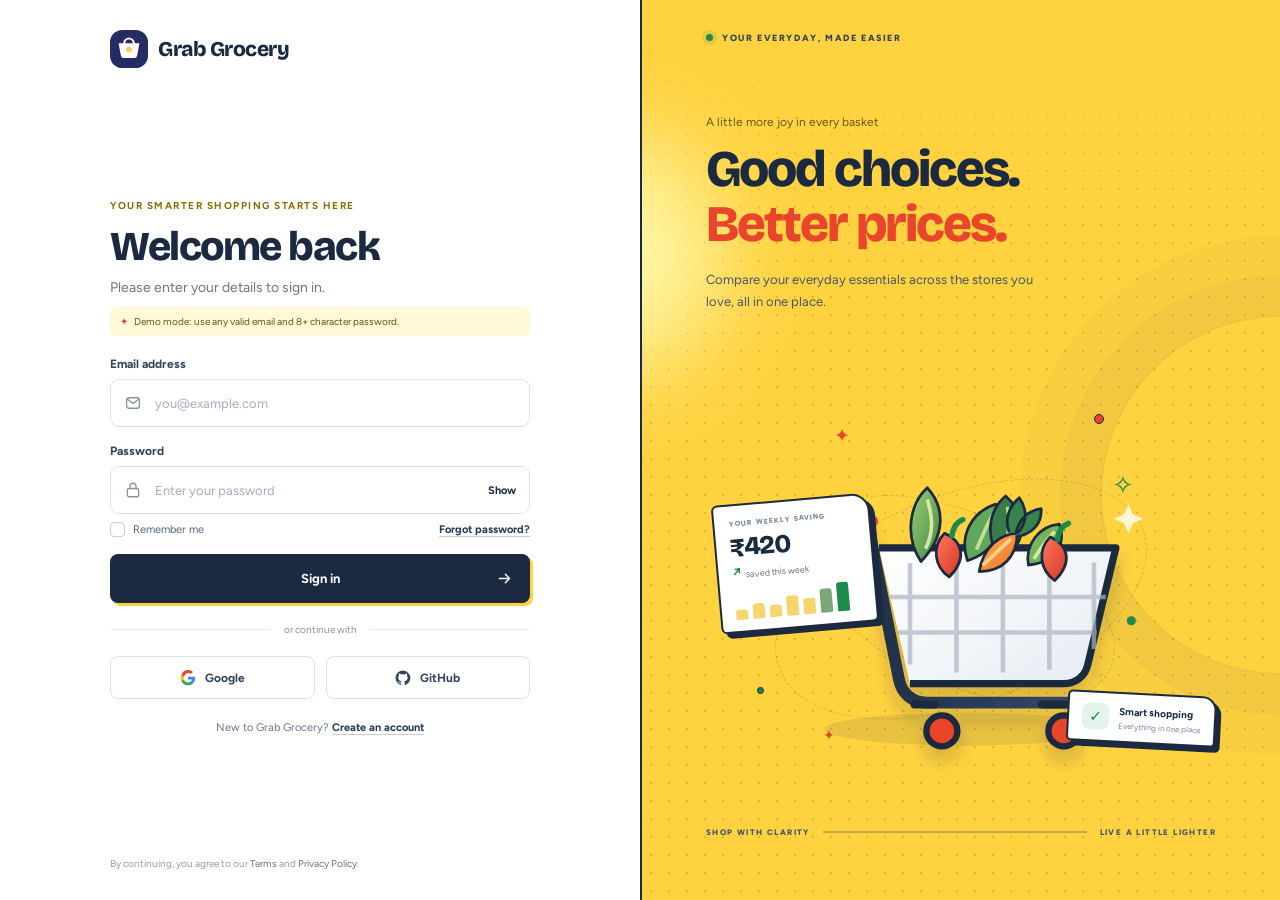
<file: index.html>
﻿<!doctype html>
<html lang="en">
<head>
  <meta charset="utf-8">
  <meta name="viewport" content="width=device-width, initial-scale=1">
  <meta name="theme-color" content="#f8f9fd">
  <title>Sign in &#183; Grab Grocery</title>
  <meta name="description" content="Sign in to your Grab Grocery account.">
  <link rel="preconnect" href="https://fonts.googleapis.com">
  <link rel="preconnect" href="https://fonts.gstatic.com" crossorigin>
  <link href="https://fonts.googleapis.com/css2?family=Figtree:wght@400;500;600;700&family=Bricolage+Grotesque:opsz,wght@12..96,500;12..96,700;12..96,800&display=swap" rel="stylesheet">
  <link rel="stylesheet" href="login.css">
</head>
<body>
  <main class="auth-layout" data-mode="demo">
    <section class="form-panel" aria-labelledby="welcome-title">
      <div class="form-inner">
        <a class="brand" href="shop.html" aria-label="Grab Grocery home">
          <span class="brand-icon" aria-hidden="true"><svg viewBox="0 0 40 40"><rect width="40" height="40" rx="13" fill="#242b65"/><path d="M9 14h22l-2.5 13.2a3 3 0 0 1-3 2.4H14.5a3 3 0 0 1-3-2.4L9 14Z" fill="#fff"/><path d="M15 14a5 5 0 0 1 10 0" fill="none" stroke="#fff" stroke-width="2.2" stroke-linecap="round"/><circle cx="20" cy="20.5" r="3" fill="#ffc94f"/></svg></span>
          <span>Grab Grocery</span>
        </a>

        <div class="form-content">
          <p class="eyebrow">YOUR SMARTER SHOPPING STARTS HERE</p>
          <h1 id="welcome-title">Welcome back</h1>
          <p class="intro">Please enter your details to sign in.</p>
          <p class="demo-note"><span aria-hidden="true">&#10022;</span> Demo mode: use any valid email and 8+ character password.</p>

          <form id="loginForm" novalidate>
            <div class="field-group">
              <label for="email">Email address</label>
              <div class="input-wrap">
                <svg class="field-icon" aria-hidden="true" viewBox="0 0 24 24"><rect x="3.5" y="5" width="17" height="14" rx="3"/><path d="m4.5 7 7.5 5.5L19.5 7"/></svg>
                <input id="email" name="email" type="email" autocomplete="email" placeholder="you@example.com" required aria-describedby="emailError" />
              </div>
              <p class="field-error" id="emailError"></p>
            </div>
            <div class="field-group">
              <label for="password">Password</label>
              <div class="input-wrap">
                <svg class="field-icon" aria-hidden="true" viewBox="0 0 24 24"><rect x="4.5" y="10" width="15" height="11" rx="2.5"/><path d="M8 10V7a4 4 0 0 1 8 0v3"/></svg>
                <input id="password" name="password" type="password" autocomplete="current-password" placeholder="Enter your password" required aria-describedby="passwordError" />
                <button class="show-password" id="togglePassword" type="button" aria-label="Show password" aria-pressed="false">Show</button>
              </div>
              <p class="field-error" id="passwordError"></p>
            </div>
            <div class="form-options">
              <label class="remember"><input type="checkbox" name="remember" id="remember"><span class="custom-check" aria-hidden="true"></span><span>Remember me</span></label>
              <a href="#forgot-password" class="text-link" data-unconfigured="Password recovery">Forgot password?</a>
            </div>
            <p class="form-error" id="formError" role="alert" aria-live="polite"></p>
            <button class="submit-button" id="submitButton" type="submit"><span class="button-label">Sign in</span><span class="spinner" aria-hidden="true"></span><svg class="button-arrow" aria-hidden="true" viewBox="0 0 20 20"><path d="M4 10h12m-5-5 5 5-5 5"/></svg></button>
          </form>

          <div class="divider"><span>or continue with</span></div>
          <div class="social-actions">
            <button class="social-button" type="button" data-provider="google"><svg viewBox="0 0 24 24" aria-hidden="true"><path fill="#4285F4" d="M22.56 12.25c0-.78-.07-1.53-.2-2.25H12v4.26h5.92a5.06 5.06 0 0 1-2.2 3.32v2.77h3.57c2.08-1.91 3.27-4.73 3.27-8.1Z"/><path fill="#34A853" d="M12 23c2.97 0 5.46-.98 7.28-2.65l-3.57-2.77c-.99.66-2.25 1.06-3.71 1.06-2.86 0-5.29-1.93-6.16-4.53H2.15v2.84A11 11 0 0 0 12 23Z"/><path fill="#FBBC05" d="M5.84 14.11a6.6 6.6 0 0 1 0-4.22V7.05H2.15a11 11 0 0 0 0 9.9l3.69-2.84Z"/><path fill="#EA4335" d="M12 4.36c1.62 0 3.06.56 4.2 1.64l3.15-3.15C17.45 1.09 14.97 0 12 0A11 11 0 0 0 2.15 7.05l3.69 2.84C6.71 7.29 9.14 4.36 12 4.36Z"/></svg>Google</button>
            <button class="social-button" type="button" data-provider="github"><svg viewBox="0 0 24 24" aria-hidden="true" fill="currentColor"><path d="M12 .9a11.1 11.1 0 0 0-3.51 21.63c.55.1.76-.24.76-.53v-2.06c-3.1.67-3.76-1.31-3.76-1.31-.5-1.28-1.23-1.62-1.23-1.62-1-.69.08-.68.08-.68 1.1.08 1.68 1.13 1.68 1.13.98 1.67 2.57 1.19 3.2.91.1-.71.39-1.19.7-1.46-2.48-.28-5.09-1.24-5.09-5.52 0-1.22.44-2.21 1.13-2.99-.12-.28-.49-1.42.11-2.95 0 0 .92-.3 3.05 1.14a10.6 10.6 0 0 1 5.55 0c2.12-1.44 3.04-1.14 3.04-1.14.6 1.53.23 2.67.12 2.95.7.78 1.12 1.77 1.12 2.99 0 4.29-2.61 5.23-5.1 5.51.4.35.75 1.03.75 2.08V22c0 .29.2.64.77.53A11.1 11.1 0 0 0 12 .9Z"/></svg>GitHub</button>
          </div>
          <p class="signup-prompt">New to Grab Grocery? <a class="text-link" href="#sign-up" data-unconfigured="Account creation">Create an account</a></p>
        </div>
        <p class="legal">By continuing, you agree to our <a href="#terms" data-unconfigured="Terms of service">Terms</a> and <a href="#privacy" data-unconfigured="Privacy policy">Privacy Policy</a>.</p>
      </div>
    </section>

    <aside class="visual-panel" aria-label="Shop smarter with Grab Grocery">
      <div class="visual-glow glow-one"></div><div class="visual-glow glow-two"></div>
      <div class="visual-topline"><span class="live-dot"></span> YOUR EVERYDAY, MADE EASIER</div>
      <div class="visual-copy"><p class="visual-kicker">A little more joy in every basket</p><h2>Good choices.<br><span>Better prices.</span></h2><p>Compare your everyday essentials across the stores you love, all in one place.</p></div>
      <div class="art-scene" aria-hidden="true">
        <div class="orbit orbit-a"></div><div class="orbit orbit-b"></div>
        <span class="spark spark-a">&#10022;</span><span class="spark spark-b">&#10023;</span><span class="spark spark-c">&#10022;</span>
        <div class="floating-card price-card"><span class="mini-label">YOUR WEEKLY SAVING</span><strong>&#8377;420</strong><span class="saved"><span>&#8599;</span> saved this week</span><div class="mini-bars"><i></i><i></i><i></i><i></i><i></i><i></i><i></i></div></div>
        <svg class="grocery-illustration" viewBox="0 0 560 380" role="img" aria-label="Illustration of a grocery cart filled with fresh produce">
          <defs>
            <linearGradient id="cartBody" x1="0" y1="0" x2="1" y2="1"><stop stop-color="#fff"/><stop offset="1" stop-color="#e6ebf2"/></linearGradient>
            <linearGradient id="cartHandle" x1="0" y1="0" x2="1" y2="0"><stop stop-color="#1b2a41"/><stop offset="1" stop-color="#354967"/></linearGradient>
            <linearGradient id="apple" x1="0" y1="0" x2="1" y2="1"><stop stop-color="#ff765d"/><stop offset="1" stop-color="#d73827"/></linearGradient>
            <linearGradient id="avocado" x1="0" y1="0" x2="1" y2="1"><stop stop-color="#9cce70"/><stop offset="1" stop-color="#44884c"/></linearGradient>
            <linearGradient id="carrot" x1="0" y1="0" x2="1" y2="1"><stop stop-color="#ffb14d"/><stop offset="1" stop-color="#ef702b"/></linearGradient>
            <filter id="cartShadow" x="-30%" y="-30%" width="160%" height="180%"><feDropShadow dx="0" dy="13" stdDeviation="8" flood-color="#1b2a41" flood-opacity=".18"/></filter>
          </defs>
          <ellipse cx="285" cy="321" rx="155" ry="18" fill="#24334b" opacity=".1"/>
          <g filter="url(#cartShadow)">
            <path d="M133 97h45l34 170c3 15 15 25 30 25h166" fill="none" stroke="url(#cartHandle)" stroke-width="13" stroke-linecap="round" stroke-linejoin="round"/>
            <path d="M190 122h260l-31 129c-3 12-13 20-26 20H224" fill="url(#cartBody)" stroke="#1b2a41" stroke-width="8" stroke-linejoin="round"/>
            <path d="M224 139v111M275 138v121M326 138v121M377 138v118M426 138v95M201 176h238M211 215h218" fill="none" stroke="#aab5c4" stroke-width="5" opacity=".7"/>
            <path d="M229 294h22M369 294h26" stroke="#1b2a41" stroke-width="9" stroke-linecap="round"/>
            <circle cx="259" cy="323" r="17" fill="#e8452c" stroke="#1b2a41" stroke-width="7"/><circle cx="393" cy="323" r="17" fill="#e8452c" stroke="#1b2a41" stroke-width="7"/>
          </g>
          <g stroke="#1b2a41" stroke-width="3" stroke-linejoin="round">
            <path d="M236 137c-18-27-13-63 7-81 20 22 20 53-7 81Z" fill="url(#avocado)"/><path d="M241 123c11-21 6-41 2-54" fill="none" stroke="#d5e9a2" stroke-width="4"/>
            <path d="M287 136c-9-27 4-53 31-62 11 28-2 53-31 62Z" fill="#61a85c"/><path d="M297 124c8-19 13-31 19-40" fill="none" stroke="#c4df91" stroke-width="4"/>
            <path d="M325 137c-19-24-16-55 4-72 24 21 25 49-4 72Z" fill="#397c49"/><path d="M329 126c4-20 4-37 2-49" fill="none" stroke="#b8d986" stroke-width="4"/>
            <path d="M354 141c-4-23 12-43 34-45 8 23-5 42-34 45Z" fill="#74b45d"/><path d="M360 134c9-14 17-24 23-30" fill="none" stroke="#d5e9a2" stroke-width="4"/>
            <path d="M267 154c-17-12-19-34-5-48 20 9 25 28 5 48Z" fill="url(#apple)"/><path d="M270 109c1-10 5-15 12-18" fill="none" stroke="#1c8a4a" stroke-width="6" stroke-linecap="round"/>
            <path d="M383 158c-17-12-19-34-5-48 20 9 25 28 5 48Z" fill="url(#apple)"/><path d="M386 113c1-10 5-15 12-18" fill="none" stroke="#1c8a4a" stroke-width="6" stroke-linecap="round"/>
            <path d="M300 148c4-26 23-42 42-42-1 26-16 42-42 42Z" fill="url(#carrot)"/><path d="m304 141 31-29" fill="none" stroke="#ffd28a" stroke-width="4"/>
            <path d="M333 105c-6-16 1-29 11-38 10 14 8 28-2 39M340 107c4-18 15-26 28-28 1 17-10 28-28 31" fill="#37824d"/>
          </g>
          <circle cx="182" cy="93" r="7" fill="#e8452c"/><circle cx="467" cy="202" r="5" fill="#1c8a4a"/><path d="m464 74 5 11 11 5-11 5-5 11-5-11-11-5 11-5z" fill="#fff" opacity=".8"/>
        </svg>
        <div class="floating-card item-card"><span class="item-check">&#10003;</span><span><b>Smart shopping</b><small>Everything in one place</small></span></div>
        <div class="bubble bubble-one"></div><div class="bubble bubble-two"></div>
      </div>
      <div class="visual-footer"><span>SHOP WITH CLARITY</span><span class="footer-line"></span><span>LIVE A LITTLE LIGHTER</span></div>
    </aside>
  </main>
  <script src="login.js"></script>
</body>
</html>
</file>
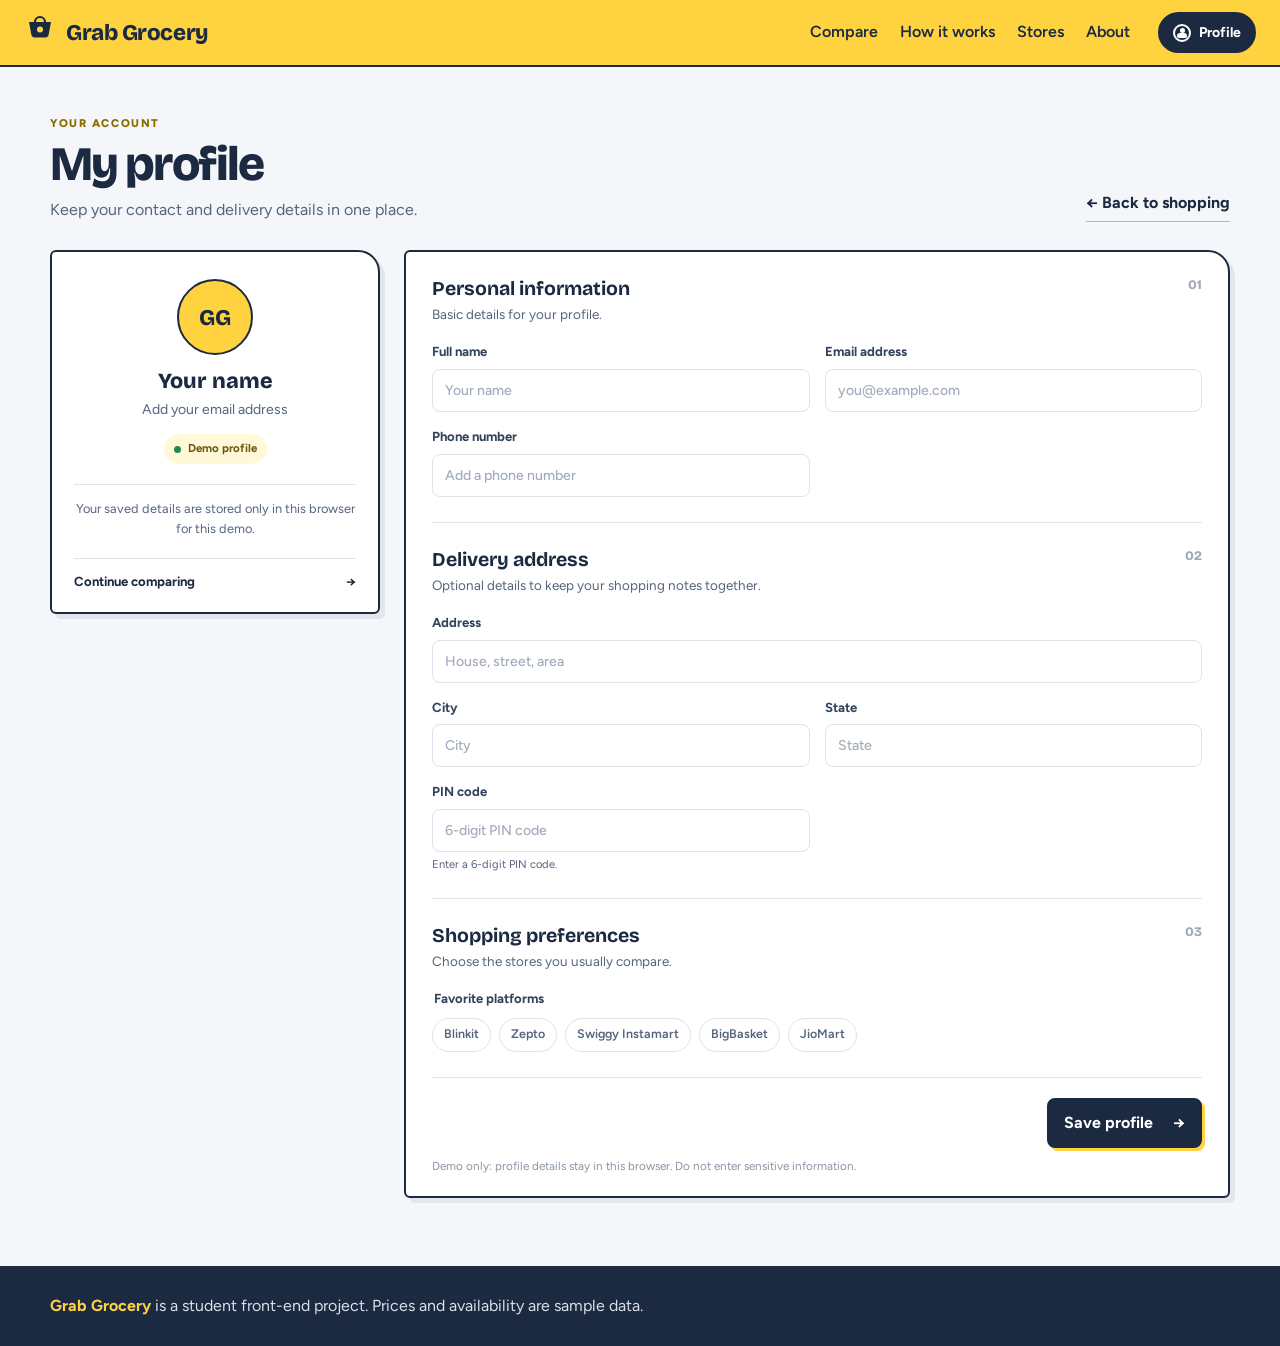
<file: profile.html>
﻿<!doctype html>
<html lang="en">
<head>
  <meta charset="utf-8">
  <meta name="viewport" content="width=device-width, initial-scale=1">
  <meta name="theme-color" content="#ffd23f">
  <title>My Profile · Grab Grocery</title>
  <meta name="description" content="View and update your Grab Grocery demo profile.">
  <link rel="preconnect" href="https://fonts.googleapis.com">
  <link rel="preconnect" href="https://fonts.gstatic.com" crossorigin>
  <link href="https://fonts.googleapis.com/css2?family=Bricolage+Grotesque:opsz,wght@12..96,500;12..96,700;12..96,800&family=Figtree:wght@400;500;600;700&display=swap" rel="stylesheet">
  <link rel="stylesheet" href="style.css">
  <link rel="stylesheet" href="profile.css">
</head>
<body class="profile-page">
  <header class="site-header">
    <a class="brand" href="shop.html" aria-label="Grab Grocery home">
      <span class="brand-mark" aria-hidden="true"><svg viewBox="0 0 32 32" width="32" height="32"><path d="M5 9h22l-2.4 13a3 3 0 0 1-3 2.4H10.4a3 3 0 0 1-3-2.4L5 9Z" fill="#1B2A41"/><path d="M11 9a5 5 0 0 1 10 0" fill="none" stroke="#1B2A41" stroke-width="2.2" stroke-linecap="round"/><circle cx="16" cy="16.5" r="3" fill="#FFD23F"/></svg></span>
      <span class="brand-name">Grab Grocery</span>
    </a>
    <nav class="nav" aria-label="Main"><a href="shop.html#products">Compare</a><a href="shop.html#how">How it works</a><a href="shop.html#stores">Stores</a><a href="shop.html#about">About</a></nav>
    <a class="profile-link" href="profile.html" aria-current="page"><span class="profile-link-icon" aria-hidden="true">&#9679;</span>Profile</a>
  </header>

  <main class="profile-main">
    <div class="profile-heading">
      <div><p class="profile-kicker">YOUR ACCOUNT</p><h1>My profile</h1><p>Keep your contact and delivery details in one place.</p></div>
      <a class="back-to-shop" href="shop.html">&#8592; Back to shopping</a>
    </div>
    <div class="profile-layout">
      <aside class="profile-summary" aria-label="Profile summary">
        <div class="profile-avatar" id="profileAvatar" aria-hidden="true">GG</div>
        <h2 id="summaryName">Your name</h2>
        <p id="summaryEmail">Add your email address</p>
        <span class="demo-badge"><span></span> Demo profile</span>
        <div class="summary-divider"></div>
        <p class="summary-caption">Your saved details are stored only in this browser for this demo.</p>
        <a href="shop.html#products" class="summary-link">Continue comparing <span aria-hidden="true">&#8594;</span></a>
      </aside>

      <form class="profile-form" id="profileForm">
        <section class="profile-section" aria-labelledby="personalTitle">
          <div class="section-heading"><div><h2 id="personalTitle">Personal information</h2><p>Basic details for your profile.</p></div><span class="section-number">01</span></div>
          <div class="profile-fields">
            <label class="profile-field"><span>Full name</span><input type="text" name="fullName" id="fullName" autocomplete="name" placeholder="Your name"></label>
            <label class="profile-field"><span>Email address</span><input type="email" name="email" id="profileEmail" autocomplete="email" placeholder="you@example.com" required></label>
            <label class="profile-field"><span>Phone number</span><input type="tel" name="phone" id="phone" autocomplete="tel" inputmode="tel" placeholder="Add a phone number"></label>
          </div>
        </section>

        <section class="profile-section" aria-labelledby="addressTitle">
          <div class="section-heading"><div><h2 id="addressTitle">Delivery address</h2><p>Optional details to keep your shopping notes together.</p></div><span class="section-number">02</span></div>
          <div class="profile-fields">
            <label class="profile-field profile-field-wide"><span>Address</span><input type="text" name="address" autocomplete="street-address" placeholder="House, street, area"></label>
            <label class="profile-field"><span>City</span><input type="text" name="city" autocomplete="address-level2" placeholder="City"></label>
            <label class="profile-field"><span>State</span><input type="text" name="state" autocomplete="address-level1" placeholder="State"></label>
            <label class="profile-field"><span>PIN code</span><input type="text" name="pincode" autocomplete="postal-code" inputmode="numeric" pattern="[0-9]{6}" maxlength="6" placeholder="6-digit PIN code" aria-describedby="pinHint"><small id="pinHint">Enter a 6-digit PIN code.</small></label>
          </div>
        </section>

        <section class="profile-section" aria-labelledby="preferencesTitle">
          <div class="section-heading"><div><h2 id="preferencesTitle">Shopping preferences</h2><p>Choose the stores you usually compare.</p></div><span class="section-number">03</span></div>
          <fieldset class="platform-preferences"><legend>Favorite platforms</legend>
            <label><input type="checkbox" name="platforms" value="Blinkit"><span>Blinkit</span></label>
            <label><input type="checkbox" name="platforms" value="Zepto"><span>Zepto</span></label>
            <label><input type="checkbox" name="platforms" value="Swiggy Instamart"><span>Swiggy Instamart</span></label>
            <label><input type="checkbox" name="platforms" value="BigBasket"><span>BigBasket</span></label>
            <label><input type="checkbox" name="platforms" value="JioMart"><span>JioMart</span></label>
          </fieldset>
        </section>
        <div class="profile-actions"><p class="profile-status" id="profileStatus" role="status" aria-live="polite"></p><button class="save-profile" type="submit">Save profile <span aria-hidden="true">&#8594;</span></button></div>
        <p class="storage-note">Demo only: profile details stay in this browser. Do not enter sensitive information.</p>
      </form>
    </div>
  </main>
  <footer class="site-footer"><p><strong>Grab Grocery</strong> is a student front-end project. Prices and availability are sample data.</p></footer>
  <script src="profile.js"></script>
</body>
</html>
</file>
<file: login.css>
﻿:root{font-family:"Figtree",sans-serif;color:#1b2a41;background:#f4f6f9;font-synthesis:none;text-rendering:optimizeLegibility;--ink:#1b2a41;--muted:#55657d;--yellow:#ffd23f;--red:#e8452c;--line:#dde3ec}*{box-sizing:border-box}body{margin:0;min-width:320px;min-height:100vh;background:#f4f6f9}button,input{font:inherit}.auth-layout{min-height:100vh;display:grid;grid-template-columns:minmax(430px,1fr) minmax(420px,1fr);background:#fff}.form-panel{display:flex;justify-content:center;min-height:100vh;padding:30px 56px}.form-inner{width:min(100%,420px);display:flex;flex-direction:column}.brand{display:inline-flex;align-items:center;align-self:flex-start;gap:10px;color:var(--ink);text-decoration:none;font:800 21px/1 "Bricolage Grotesque","Trebuchet MS",sans-serif;letter-spacing:-.5px}.brand-icon,.brand-icon svg{width:38px;height:38px;display:block}.form-content{margin:auto 0;padding:34px 0 26px}.eyebrow{font-size:10px;font-weight:700;letter-spacing:1.5px;color:#8a6b00;margin:0 0 13px}.form-content h1{font:800 clamp(34px,3.2vw,43px)/1.08 "Bricolage Grotesque","Trebuchet MS",sans-serif;letter-spacing:-1.5px;margin:0;color:var(--ink)}.intro{font-size:14px;color:#68768a;margin:10px 0 27px}.field-group{margin-top:17px}.field-group>label{display:block;font-size:12px;font-weight:700;color:#33435b;margin-bottom:8px}.input-wrap{height:48px;display:flex;align-items:center;gap:11px;padding:0 13px;border:1.5px solid #dce2eb;border-radius:9px;background:#fff;transition:border-color .2s,box-shadow .2s}.input-wrap:focus-within{border-color:#1b2a41;box-shadow:0 0 0 3px #1b2a4117}.field-icon{width:18px;height:18px;fill:none;stroke:#8793a4;stroke-width:1.7;stroke-linecap:round;stroke-linejoin:round;flex:0 0 auto}.input-wrap input{width:100%;min-width:0;height:100%;border:0;outline:0;background:transparent;color:var(--ink);font-size:13px}.input-wrap input::placeholder{color:#a4adba}.show-password{border:0;background:none;padding:6px 0 6px 8px;color:#1b2a41;font-size:11px;font-weight:700;cursor:pointer}.field-error{min-height:0;margin:0;color:#c2394c;font-size:11px}.field-error:not(:empty){margin-top:5px}.input-wrap.invalid{border-color:#dc6574}.form-options{display:flex;justify-content:space-between;align-items:center;margin:8px 0 17px;font-size:11px}.remember{display:inline-flex;align-items:center;gap:8px;cursor:pointer;color:#55657d}.remember input{position:absolute;opacity:0;width:1px;height:1px}.custom-check{width:15px;height:15px;border:1.5px solid #c7cfda;background:#fff;border-radius:4px;display:grid;place-items:center;transition:.18s}.remember input:checked+.custom-check{background:var(--ink);border-color:var(--ink)}.remember input:checked+.custom-check:after{content:"";width:7px;height:4px;border:solid white;border-width:0 0 1.6px 1.6px;transform:rotate(-45deg) translateY(-1px)}.remember input:focus-visible+.custom-check{outline:3px solid #e8452c55;outline-offset:2px}.text-link{color:#263b59;text-decoration:underline;text-decoration-color:#c3ceda;text-underline-offset:3px;font-weight:700}.text-link:hover{color:#d33d27;text-decoration-color:#d33d27}.form-error{color:#bd3346;font-size:12px;line-height:1.4;margin:0 0 9px;min-height:0}.form-error:not(:empty){padding:9px 11px;background:#fff2f3;border-radius:7px}.form-success{color:#17633e;font-size:12px;line-height:1.4;margin:0 0 9px;padding:9px 11px;background:#e5f6eb;border-radius:7px}.submit-button{height:49px;width:100%;display:flex;align-items:center;justify-content:center;gap:9px;border:2px solid var(--ink);border-radius:8px;background:var(--ink);color:white;font-size:13px;font-weight:700;box-shadow:3px 3px 0 var(--yellow);cursor:pointer;transition:transform .18s,box-shadow .18s,background .18s;position:relative}.submit-button:hover{transform:translate(-1px,-1px);box-shadow:5px 5px 0 var(--yellow);background:#263954}.submit-button:active{transform:translate(1px,1px);box-shadow:1px 1px 0 var(--yellow)}.submit-button:focus-visible,.social-button:focus-visible,.show-password:focus-visible{outline:3px solid #e8452c;outline-offset:3px}.button-arrow{width:17px;height:17px;position:absolute;right:15px;fill:none;stroke:currentColor;stroke-width:1.7;stroke-linecap:round;stroke-linejoin:round}.spinner{display:none;width:15px;height:15px;border:2px solid #ffffff70;border-top-color:white;border-radius:50%;animation:spin .7s linear infinite}.submit-button[aria-busy=true] .spinner{display:block}.submit-button[aria-busy=true] .button-arrow{display:none}.submit-button[aria-busy=true]{opacity:.86;cursor:wait}@keyframes spin{to{transform:rotate(360deg)}}.divider{display:flex;align-items:center;gap:13px;margin:20px 0;color:#8792a2;font-size:10px}.divider:before,.divider:after{content:"";height:1px;flex:1;background:#e8ecf1}.social-actions{display:grid;grid-template-columns:1fr 1fr;gap:11px}.social-button{height:43px;border:1.5px solid #dce2eb;border-radius:8px;background:white;display:flex;align-items:center;justify-content:center;gap:9px;color:#33435b;font-size:12px;font-weight:700;cursor:pointer;transition:background .18s,border-color .18s,transform .18s}.social-button:hover{background:#fffdf4;border-color:#c8ac42;transform:translateY(-1px)}.social-button svg{width:16px;height:16px}.signup-prompt{text-align:center;color:#68768a;font-size:11px;margin:22px 0 0}.legal{color:#929dad;font-size:10px;margin:0}.legal a{color:#68768a;text-decoration:none}.legal a:hover{text-decoration:underline}.visual-panel{position:relative;min-height:100vh;overflow:hidden;padding:32px clamp(34px,5vw,76px);display:flex;flex-direction:column;color:var(--ink);background:var(--yellow);border-left:2px solid var(--ink)}.visual-panel:before{content:"";position:absolute;inset:0;opacity:.16;background-image:radial-gradient(#1b2a41 1px,transparent 1px);background-size:18px 18px;mask-image:linear-gradient(to bottom,transparent,#000 28%,#000)}.visual-glow{position:absolute;border-radius:50%;pointer-events:none}.glow-one{width:360px;height:360px;right:-180px;top:35%;border:2px solid #1b2a4115;box-shadow:0 0 0 40px #1b2a4109,0 0 0 80px #1b2a4106}.glow-two{width:240px;height:240px;left:-160px;top:15%;background:#fff6a6;filter:blur(48px)}.visual-topline{position:relative;display:flex;align-items:center;gap:9px;color:#33435b;font-size:9px;font-weight:800;letter-spacing:1.6px}.live-dot{width:7px;height:7px;border-radius:50%;background:#1c8a4a;box-shadow:0 0 0 4px #1c8a4a20}.visual-copy{position:relative;margin-top:clamp(45px,8vh,88px);z-index:1}.visual-kicker{font-size:12px;color:#665724;margin:0 0 13px}.visual-copy h2{font:800 clamp(35px,4vw,53px)/1.08 "Bricolage Grotesque","Trebuchet MS",sans-serif;letter-spacing:-2px;margin:0}.visual-copy h2 span{color:#e8452c}.visual-copy>p:last-child{max-width:350px;color:#45556b;font-size:13px;line-height:1.75;margin:16px 0 0}.art-scene{position:relative;flex:1;min-height:310px;max-height:500px;margin:5px auto 8px;width:min(100%,510px)}.orbit{position:absolute;border:1.5px dashed #1b2a4130;border-radius:50%;left:50%;top:56%;transform:translate(-50%,-50%)}.orbit-a{width:390px;height:210px;transform:translate(-50%,-50%) rotate(-21deg)}.orbit-b{width:330px;height:170px;transform:translate(-50%,-50%) rotate(25deg)}.spark{position:absolute;color:#e8452c}.spark-a{top:21%;left:25%;font-size:19px}.spark-b{top:30%;right:16%;font-size:26px;color:#1c8a4a}.spark-c{bottom:15%;left:23%;font-size:14px}.basket-wrap{position:absolute;width:260px;height:230px;left:50%;top:54%;transform:translate(-50%,-50%)}.basket{position:absolute;z-index:2;left:35px;top:86px;width:190px;height:100px;overflow:hidden;background:linear-gradient(155deg,#fff,#e7edf5);clip-path:polygon(0 0,100% 0,82% 88%,20% 88%);filter:drop-shadow(5px 8px 0 #1b2a41)}.basket-lines{position:absolute;inset:0;background:repeating-linear-gradient(90deg,transparent 0 21px,#7b8ca1 22px 24px,transparent 25px 43px);opacity:.38}.basket-front{position:absolute;inset:0;background:linear-gradient(120deg,#ffffff28,transparent 42%,#55657d33)}.basket-handle{position:absolute;z-index:1;left:59px;top:47px;width:140px;height:85px;border:8px solid #1b2a41;border-bottom:0;border-radius:75px 75px 0 0}.produce{position:absolute;z-index:3;filter:drop-shadow(0 5px 1px #1b2a4140)}.produce-one{font-size:61px;left:36px;top:13px;transform:rotate(-15deg)}.produce-two{font-size:59px;left:102px;top:5px;transform:rotate(13deg)}.produce-three{font-size:62px;left:154px;top:19px;transform:rotate(12deg)}.produce-four{font-size:45px;left:87px;top:43px;transform:rotate(-17deg)}.basket-wheel{position:absolute;z-index:3;top:179px;width:19px;height:19px;border-radius:50%;background:#e8452c;border:4px solid var(--ink)}.wheel-one{left:65px}.wheel-two{right:64px}.floating-card{position:absolute;z-index:4;background:#fff;color:#1b2a41;box-shadow:5px 5px 0 #1b2a41;border:2px solid #1b2a41}.price-card{left:2%;top:36%;width:158px;padding:13px 14px 11px;border-radius:6px 18px 6px 6px;transform:rotate(-5deg)}.mini-label{display:block;color:#78869a;font-size:7px;letter-spacing:1px;font-weight:800}.price-card strong{display:block;font:800 26px "Bricolage Grotesque",sans-serif;letter-spacing:-1px;margin:4px 0 0}.saved{font-size:9px;color:#68768a}.saved span{color:#1c8a4a;font-size:13px;font-weight:700;margin-right:2px}.mini-bars{height:29px;display:flex;align-items:end;gap:5px;margin-top:9px}.mini-bars i{width:12px;border-radius:3px 3px 1px 1px;background:#f4d56e}.mini-bars i:nth-child(1){height:34%}.mini-bars i:nth-child(2){height:53%}.mini-bars i:nth-child(3){height:41%}.mini-bars i:nth-child(4){height:70%}.mini-bars i:nth-child(5){height:56%}.mini-bars i:nth-child(6){height:84%;background:#7ba878}.mini-bars i:nth-child(7){height:100%;background:#1c8a4a}.item-card{right:0;bottom:15%;display:flex;align-items:center;gap:10px;padding:10px 13px;border-radius:5px 14px 5px 5px;transform:rotate(3deg)}.item-check{width:27px;height:27px;border-radius:8px;background:#e3f5ea;color:#1c8a4a;display:grid;place-items:center;font-size:15px;font-weight:700}.item-card b,.item-card small{display:block}.item-card b{font-size:10px}.item-card small{font-size:8px;color:#78869a;margin-top:3px}.bubble{position:absolute;border-radius:50%;background:#e8452c;border:1.5px solid var(--ink)}.bubble-one{width:10px;height:10px;right:22%;top:19%}.bubble-two{width:7px;height:7px;left:10%;bottom:25%;background:#1c8a4a}.visual-footer{position:relative;display:flex;align-items:center;gap:13px;color:#45556b;font-size:8px;font-weight:800;letter-spacing:1.4px}.footer-line{height:1.5px;background:#1b2a4140;flex:1}@media(max-width:920px){.auth-layout{grid-template-columns:minmax(390px,1fr) minmax(350px,.9fr)}.form-panel{padding-inline:34px}.visual-panel{padding-inline:30px}.price-card{left:-3%}.item-card{right:-3%}}@media(max-width:740px){.auth-layout{grid-template-columns:1fr}.form-panel{min-height:100vh;padding:24px clamp(23px,8vw,60px)}.form-content{margin:auto 0;padding:45px 0 32px}.visual-panel{display:none}.form-inner{width:min(100%,430px);margin:auto}}@media(max-height:740px) and (min-width:741px){.form-panel{padding-block:20px}.form-content{padding:18px 0}.intro{margin-bottom:19px}.field-group{margin-top:12px}.signup-prompt{margin-top:15px}.visual-copy{margin-top:34px}.art-scene{min-height:250px}}@media(prefers-reduced-motion:reduce){*,*::before,*::after{scroll-behavior:auto!important;animation-duration:.01ms!important;animation-iteration-count:1!important;transition-duration:.01ms!important}}
.demo-note{margin:-16px 0 21px;padding:8px 10px;border-radius:6px;background:#fff8d9;color:#67551a;font-size:10px}.demo-note span{color:#e8452c;margin-right:4px}
.grocery-illustration{position:absolute;z-index:2;width:min(100%,560px);height:auto;left:50%;top:54%;transform:translate(-50%,-44%);overflow:visible}.price-card{z-index:4}.item-card{z-index:4}@media(max-width:920px){.grocery-illustration{width:108%}}
</file>
<file: style.css>
/* ---------- Tokens ---------- */
:root {
  --sun: #ffd23f;
  --sun-deep: #f5b800;
  --ink: #1b2a41;
  --ink-soft: #55657d;
  --tomato: #e8452c;
  --leaf: #1c8a4a;
  --leaf-bg: #e3f5ea;
  --paper: #ffffff;
  --page: #f4f6f9;
  --line: #dde3ec;

  --font-display: "Bricolage Grotesque", "Trebuchet MS", system-ui, sans-serif;
  --font-body: "Figtree", system-ui, -apple-system, "Segoe UI", sans-serif;

  --r-sm: 8px;
  --r-md: 14px;
  --r-pill: 999px;
  --wrap: 1180px;
}

*, *::before, *::after { box-sizing: border-box; }
html { scroll-behavior: smooth; }
body {
  margin: 0;
  font-family: var(--font-body);
  font-size: 16px;
  line-height: 1.5;
  color: var(--ink);
  background: var(--page);
}
h1, h2, h3 { font-family: var(--font-display); line-height: 1.1; margin: 0; }
p { margin: 0; }
ul, ol { list-style: none; margin: 0; padding: 0; }
button, input, select { font: inherit; color: inherit; }
button { cursor: pointer; }
a { color: inherit; }
:focus-visible { outline: 3px solid var(--tomato); outline-offset: 2px; }
.visually-hidden {
  position: absolute; width: 1px; height: 1px; overflow: hidden;
  clip: rect(0 0 0 0); white-space: nowrap;
}

/* ---------- Header ---------- */
.site-header {
  position: sticky; top: 0; z-index: 20;
  display: flex; align-items: center; gap: 28px;
  padding: 12px 24px;
  background: var(--sun);
  border-bottom: 2px solid var(--ink);
}
.brand { display: flex; align-items: center; gap: 10px; text-decoration: none; }
.brand-name { font-family: var(--font-display); font-weight: 800; font-size: 1.4rem; letter-spacing: -0.02em; }
.nav { display: flex; gap: 22px; margin-left: auto; font-weight: 600; }
.nav a { text-decoration: none; padding: 4px 0; border-bottom: 2px solid transparent; }
.nav a:hover { border-bottom-color: var(--ink); }

/* ---------- Hero ---------- */
.hero {
  display: grid; grid-template-columns: 1.15fr 0.85fr; gap: 48px; align-items: center;
  padding: 64px max(20px, calc((100vw - var(--wrap)) / 2)) 80px;
  background: var(--sun);
  border-bottom: 2px solid var(--ink);
}
.hero h1 { font-size: clamp(2.6rem, 6vw, 4.6rem); font-weight: 800; letter-spacing: -0.035em; }
.hero-sub { margin-top: 18px; max-width: 46ch; font-size: 1.15rem; }

.hero-search {
  display: flex; margin-top: 28px; max-width: 560px;
  background: #fff; border: 2px solid var(--ink); border-radius: var(--r-pill);
  padding: 5px; box-shadow: 4px 4px 0 var(--ink);
}
.hero-search input {
  flex: 1; min-width: 0; border: 0; background: transparent; padding: 10px 18px; outline: none;
}
.hero-search input:focus-visible { outline: none; }
.hero-search:focus-within { outline: 3px solid var(--tomato); outline-offset: 3px; }
.hero-search button {
  border: 0; background: var(--tomato); color: #fff; font-weight: 700;
  padding: 10px 22px; border-radius: var(--r-pill);
}
.hero-search button:hover { background: #cf371f; }

.quick-picks { display: flex; flex-wrap: wrap; gap: 8px; margin-top: 18px; }
.quick-picks button {
  background: transparent; border: 2px solid var(--ink); border-radius: var(--r-pill);
  padding: 4px 14px; font-weight: 600;
}
.quick-picks button:hover { background: var(--ink); color: var(--sun); }

/* The hero's price tag */
.hero-tag {
  position: relative; background: #fff; border: 2px solid var(--ink);
  border-radius: 6px 26px 6px 6px; padding: 52px 24px 22px;
  box-shadow: 8px 8px 0 var(--ink); transform: rotate(2deg);
}
.tag-hole {
  position: absolute; top: 14px; left: 50%; width: 18px; height: 18px; margin-left: -9px;
  border-radius: 50%; background: var(--sun); border: 2px solid var(--ink);
}
.tag-item { font-family: var(--font-display); font-weight: 700; font-size: 1.35rem; margin-bottom: 14px; }
.tag-bars { display: grid; gap: 10px; }
.tag-bars li { display: grid; grid-template-columns: 96px 1fr auto; align-items: center; gap: 10px; font-weight: 600; font-size: 0.95rem; }
.bar-track { height: 14px; background: var(--page); border-radius: var(--r-pill); overflow: hidden; }
.bar-fill {
  height: 100%; width: 0; background: var(--ink-soft); border-radius: var(--r-pill);
  transition: width 0.9s cubic-bezier(.2,.8,.2,1);
}
.tag-bars li.cheapest .bar-fill { background: var(--leaf); }
.tag-bars li.cheapest { color: var(--leaf); }
.tag-note { margin-top: 16px; padding-top: 12px; border-top: 2px dashed var(--line); font-weight: 600; }

/* ---------- Shop ---------- */
.shop, .how, .stores { padding: 56px max(20px, calc((100vw - var(--wrap)) / 2)); }
.shop-head { display: flex; flex-wrap: wrap; align-items: end; justify-content: space-between; gap: 20px; }
.shop h2, .how h2, .stores h2 { font-size: clamp(1.8rem, 3.5vw, 2.4rem); font-weight: 800; letter-spacing: -0.025em; }
.controls { display: flex; flex-wrap: wrap; align-items: center; gap: 16px; }
.chips { display: flex; flex-wrap: wrap; gap: 8px; }
.chip {
  background: #fff; border: 2px solid var(--line); border-radius: var(--r-pill);
  padding: 6px 14px; font-weight: 600;
}
.chip:hover { border-color: var(--ink); }
.chip[aria-selected="true"] { background: var(--ink); border-color: var(--ink); color: #fff; }
.sort { display: flex; align-items: center; gap: 8px; font-weight: 600; color: var(--ink-soft); }
.sort select {
  border: 2px solid var(--line); border-radius: var(--r-sm); padding: 6px 10px; background: #fff; color: var(--ink);
}
.result-line { margin: 18px 0 20px; color: var(--ink-soft); }

.grid { display: grid; grid-template-columns: repeat(auto-fill, minmax(255px, 1fr)); gap: 22px; }

/* Product = shelf price tag */
.card {
  position: relative; background: var(--paper);
  border: 2px solid var(--ink); border-radius: 6px 22px 6px 6px;
  padding: 20px 18px 16px; display: flex; flex-direction: column;
}
.card::before {
  content: ""; position: absolute; top: 9px; right: 14px; width: 11px; height: 11px;
  border-radius: 50%; background: var(--page); border: 2px solid var(--ink);
}
.card-top { display: flex; gap: 12px; align-items: center; padding-right: 22px; }
.product-image { width: 76px; height: 76px; flex: 0 0 76px; border-radius: 12px; object-fit: cover; background: #f0eee8; }
.card h3 { font-size: 1.1rem; font-weight: 700; }
.size { color: var(--ink-soft); font-size: 0.9rem; }

.prices { margin: 14px 0; border-top: 2px dashed var(--line); }
.prices li {
  display: grid; grid-template-columns: 10px 1fr auto; align-items: center; gap: 9px;
  padding: 7px 8px; border-bottom: 1px solid var(--line); font-size: 0.95rem;
}
.dot { width: 10px; height: 10px; border-radius: 50%; }
.prices .best { background: var(--leaf-bg); border-radius: var(--r-sm); border-bottom-color: transparent; font-weight: 700; }
.prices .best .price { color: var(--leaf); }
.prices .out { color: #9aa6b8; }
.price { font-weight: 600; font-variant-numeric: tabular-nums; }

.store-choices { margin: 0 0 14px; }
.store-choices > p { color: var(--ink-soft); font-size: 0.84rem; font-weight: 700; margin-bottom: 7px; }
.store-choices > div { display: flex; flex-wrap: wrap; gap: 6px; }
.store-choice {
  display: inline-flex; align-items: center; gap: 5px; padding: 5px 8px;
  border: 1px solid var(--line); border-radius: var(--r-pill); background: #fff;
  color: var(--ink); font-size: 0.78rem; font-weight: 600; text-decoration: none;
}
.store-choice:hover { border-color: var(--ink); background: var(--page); }
.store-choice .dot { width: 8px; height: 8px; }
.store-choice > span:last-child { color: var(--ink-soft); }


.empty { text-align: center; padding: 56px 0; color: var(--ink-soft); }
.empty button { margin-top: 14px; background: var(--ink); color: #fff; border: 0; padding: 9px 20px; border-radius: var(--r-pill); font-weight: 700; }

/* ---------- How / Stores ---------- */
.how { background: #fff; border-block: 2px solid var(--ink); }
.steps { display: grid; grid-template-columns: repeat(3, 1fr); gap: 32px; margin-top: 28px; counter-reset: step; }
.steps li { counter-increment: step; position: relative; padding-top: 52px; }
.steps li::before {
  content: counter(step); position: absolute; top: 0; left: 0;
  width: 40px; height: 40px; display: grid; place-items: center;
  background: var(--sun); border: 2px solid var(--ink); border-radius: 50%;
  font-family: var(--font-display); font-weight: 800;
}
.steps h3 { font-size: 1.25rem; margin-bottom: 8px; }
.steps p { color: var(--ink-soft); max-width: 36ch; }

.store-list { display: grid; grid-template-columns: repeat(auto-fit, minmax(200px, 1fr)); gap: 16px; margin-top: 24px; }
.store-list li { min-width: 0; background: #fff; border: 2px solid var(--line); border-radius: var(--r-md); padding: 0; transition: border-color .18s, box-shadow .18s, transform .18s; }
.store-list li:hover, .store-list li:has(.store-details[open]) { border-color: var(--ink); box-shadow: 0 5px 14px #1b2a4112; transform: translateY(-2px); }
.store-details { border-radius: inherit; overflow: hidden; }
.store-card-link { display: grid; gap: 4px; padding: 16px; color: inherit; text-decoration: none; cursor: pointer; list-style: none; }
.store-card-link::-webkit-details-marker { display: none; }
.store-card-link:focus-visible { outline: 3px solid var(--tomato); outline-offset: -3px; }
.store-chevron { margin-left: auto; width: 9px; height: 9px; border-right: 2px solid var(--ink-soft); border-bottom: 2px solid var(--ink-soft); transform: rotate(45deg) translateY(-2px); transition: transform .18s; }
.store-details[open] .store-chevron { transform: rotate(225deg) translate(-2px,-1px); }
.store-hint { margin-top: 5px; color: var(--leaf) !important; font-size: .76rem; }
.store-expanded { padding: 0 14px 14px; border-top: 1px solid var(--line); }
.store-products { max-height: 330px; overflow-y: auto; overscroll-behavior: contain; }
.store-products li { display: flex; align-items: center; justify-content: space-between; gap: 10px; padding: 9px 3px; border: 0; border-bottom: 1px solid var(--line); border-radius: 0; box-shadow: none !important; transform: none !important; font-size: .82rem; }
.store-products li > span:first-child { min-width: 0; }
.store-products li strong, .store-products li small { display: block; }
.store-products li strong { overflow: hidden; text-overflow: ellipsis; white-space: nowrap; }
.store-products li small { margin-top: 2px; color: var(--ink-soft); }
.store-product-action { display: flex; align-items: center; gap: 9px; flex: 0 0 auto; }
.store-product-action b { font-variant-numeric: tabular-nums; }
.store-product-action a { color: var(--ink-soft); font-size: .72rem; font-weight: 700; text-decoration: none; }
.store-product-action a:hover { color: var(--tomato); text-decoration: underline; }
.store-visit { display: flex; justify-content: space-between; align-items: center; margin-top: 11px; padding: 9px 11px; border-radius: var(--r-sm); background: var(--ink); color: #fff; font-size: .8rem; font-weight: 700; text-decoration: none; }
.store-visit:hover { background: #2c4161; }
.store-list .store-name { display: flex; align-items: center; gap: 9px; font-weight: 700; }
.store-list small { color: var(--ink-soft); }

/* ---------- About project panel ---------- */
.about-teaser { margin: 0 max(20px, calc((100vw - var(--wrap)) / 2)) 56px; padding: 28px 32px; display: flex; align-items: center; justify-content: space-between; gap: 28px; background: #fff8d9; border: 2px solid var(--ink); border-radius: 6px 22px 6px 6px; box-shadow: 5px 5px 0 var(--ink); }
.about-teaser > div { max-width: 640px; }
.about-eyebrow { margin: 0 0 7px; color: #8a6b00; font-size: .72rem; font-weight: 800; letter-spacing: .12em; }
.about-teaser h2 { font-size: clamp(1.5rem, 3vw, 2rem); }
.about-teaser > div > p:last-child { margin-top: 8px; color: var(--ink-soft); }
.about-open, .about-panel-cta { display: inline-flex; align-items: center; justify-content: center; gap: 18px; border: 0; border-radius: var(--r-sm); padding: 12px 16px; background: var(--ink); color: #fff; font-weight: 700; text-decoration: none; white-space: nowrap; cursor: pointer; transition: background .18s, transform .18s; }
.about-open:hover, .about-panel-cta:hover { background: #2c4161; transform: translateY(-1px); }
.about-panel { position: fixed; inset: 0 0 0 auto; margin: 0 0 0 auto; width: min(720px, 52vw); height: 100dvh; max-width: none; max-height: none; padding: 0; border: 0; background: #fff; color: var(--ink); box-shadow: -16px 0 48px #101b3033; }
.about-panel[open] { display: flex; flex-direction: column; animation: about-slide-in .24s ease-out; }
.about-panel::backdrop { background: #111b2c80; backdrop-filter: blur(2px); }
@keyframes about-slide-in { from { transform: translateX(24px); opacity: .7; } to { transform: translateX(0); opacity: 1; } }
.about-panel-head { display: flex; align-items: center; justify-content: space-between; gap: 20px; padding: 28px 32px 22px; background: var(--sun); border-bottom: 2px solid var(--ink); }
.about-panel-head h2 { font-size: 2rem; }
.about-close { display: grid; place-items: center; width: 40px; height: 40px; border: 2px solid var(--ink); border-radius: 50%; background: #fff; color: var(--ink); font-size: 1.6rem; line-height: 1; cursor: pointer; }
.about-close:hover { background: var(--ink); color: #fff; }
.about-panel-content { padding: 26px 32px; overflow-y: auto; }
.about-lede { margin-bottom: 24px; font: 700 1.25rem/1.4 var(--font-display); }
.about-panel-content section { margin: 0 0 22px; }
.about-panel-content h3 { margin: 0 0 8px; font-size: 1.08rem; }
.about-panel-content p, .about-panel-content li { color: var(--ink-soft); font-size: .95rem; line-height: 1.65; }
.about-panel-content p + p { margin-top: 8px; }
.about-intro { margin: -10px 0 24px; color: var(--ink-soft); font-size: .95rem; line-height: 1.65; }
.about-platforms { display: flex; flex-wrap: wrap; gap: 8px; margin-top: 12px; padding: 0; list-style: none; }
.about-platforms li { display: inline-flex; align-items: center; gap: 7px; padding: 7px 10px; border: 1px solid var(--line); border-radius: var(--r-pill); background: #fff; color: var(--ink); font-size: .82rem; font-weight: 700; line-height: 1.2; }
.about-platforms .dot { width: 9px; height: 9px; flex: 0 0 9px; }
.about-panel-content ol { margin: 0; padding-left: 1.25rem; }
.about-note { padding: 16px; border-left: 4px solid var(--sun-deep); border-radius: 0 var(--r-sm) var(--r-sm) 0; background: #fff8d9; }
.about-panel-cta { flex: 0 0 auto; margin: auto 32px 28px; }
.nav [data-open-about] { cursor: pointer; }

.site-footer { background: var(--ink); color: #d8dfeb; padding: 28px max(20px, calc((100vw - var(--wrap)) / 2)); }
.site-footer strong { color: var(--sun); }

/* ---------- Responsive ---------- */
@media (max-width: 860px) {
  .site-header { padding-inline: 18px; gap: 16px; }
  .hero { grid-template-columns: 1fr; padding-bottom: 56px; }
  .hero-tag { transform: none; max-width: 480px; }
  .steps { grid-template-columns: 1fr; }
  .nav { display: none; }
}
@media (max-width: 640px) {
  .about-teaser { align-items: flex-start; flex-direction: column; margin-bottom: 40px; padding: 22px; }
  .about-panel { inset: auto 0 0; margin: auto 0 0; width: 100%; height: min(86dvh, 760px); border-radius: 18px 18px 0 0; }
  .about-panel-head { padding: 22px 22px 18px; }
  .about-panel-content { padding: 22px; }
  .about-panel-cta { margin: auto 22px 20px; }
}
@media (max-width: 480px) {
  .site-header { padding-inline: 12px; gap: 10px; }
  .brand-name { font-size: 1.2rem; }
  .profile-link { padding: 6px 9px; font-size: .8rem; }
  .hero-search { flex-direction: column; border-radius: var(--r-md); gap: 6px; }
  .hero-search button { width: 100%; }
  .tag-bars li { grid-template-columns: 82px 1fr auto; font-size: 0.88rem; }
}
@media (prefers-reduced-motion: reduce) {
  * { animation: none !important; transition: none !important; scroll-behavior: auto !important; }
}
.profile-link{display:inline-flex;align-items:center;gap:8px;padding:8px 13px;border:2px solid var(--ink);border-radius:var(--r-pill);background:#fff;color:var(--ink);font-size:.88rem;font-weight:700;text-decoration:none;white-space:nowrap;transition:background .18s,color .18s,transform .18s}.profile-link:hover{background:var(--ink);color:#fff;transform:translateY(-1px)}.profile-link[aria-current=page]{background:var(--ink);color:#fff}.profile-link-icon{display:grid;place-items:center;width:18px;height:18px;border:2px solid currentColor;border-radius:50%;font-size:0;position:relative}.profile-link-icon:before{content:"";position:absolute;top:2px;width:5px;height:5px;border-radius:50%;background:currentColor}.profile-link-icon:after{content:"";position:absolute;bottom:2px;width:10px;height:5px;border-radius:7px 7px 4px 4px;background:currentColor}@media(max-width:860px){.profile-link{margin-left:auto}}
</file>
<file: profile.css>
﻿.profile-page{background:var(--page)}.profile-main{width:min(var(--wrap),calc(100% - 40px));margin:0 auto;padding:48px 0 68px}.profile-heading{display:flex;align-items:end;justify-content:space-between;gap:24px;margin-bottom:28px}.profile-kicker{margin:0 0 7px;color:#8a6b00;font-size:.7rem;font-weight:800;letter-spacing:.14em}.profile-heading h1{font:800 clamp(2.2rem,4vw,3rem)/1.05 var(--font-display);letter-spacing:-.04em}.profile-heading>div>p:last-child{margin-top:9px;color:var(--ink-soft)}.back-to-shop{color:var(--ink);font-weight:700;text-decoration:none;border-bottom:1px solid #aeb8c6;padding:6px 0}.back-to-shop:hover{border-color:var(--tomato);color:var(--tomato)}.profile-layout{display:grid;grid-template-columns:minmax(230px,.72fr) minmax(0,1.8fr);align-items:start;gap:24px}.profile-summary,.profile-form{background:#fff;border:2px solid var(--ink);border-radius:6px 22px 6px 6px;box-shadow:5px 5px 0 #1b2a4114}.profile-summary{position:sticky;top:90px;padding:27px 22px 20px;text-align:center}.profile-avatar{display:grid;place-items:center;width:76px;height:76px;margin:0 auto 13px;border:2px solid var(--ink);border-radius:50%;background:var(--sun);font:800 1.4rem var(--font-display);color:var(--ink)}.profile-summary h2{font:800 1.35rem var(--font-display);overflow-wrap:anywhere}.profile-summary>p{margin-top:5px;color:var(--ink-soft);font-size:.88rem;overflow-wrap:anywhere}.demo-badge{display:inline-flex;align-items:center;gap:7px;margin-top:14px;padding:6px 10px;border-radius:var(--r-pill);background:#fff8d9;color:#6b5812;font-size:.72rem;font-weight:700}.demo-badge span{width:7px;height:7px;border-radius:50%;background:#1c8a4a}.summary-divider{height:1px;background:var(--line);margin:20px 0 14px}.summary-caption{font-size:.8rem!important;line-height:1.55}.summary-link{display:flex;justify-content:space-between;align-items:center;margin-top:20px;padding-top:13px;border-top:1px solid var(--line);color:var(--ink);font-weight:700;font-size:.82rem;text-decoration:none}.summary-link:hover{color:var(--tomato)}.profile-form{padding:0 26px}.profile-section{padding:25px 0;border-bottom:1px solid var(--line)}.section-heading{display:flex;justify-content:space-between;align-items:start;gap:16px;margin-bottom:18px}.section-heading h2{font:700 1.22rem var(--font-display)}.section-heading p{margin-top:4px;color:var(--ink-soft);font-size:.84rem}.section-number{color:#a1aab6;font:800 .82rem var(--font-display)}.profile-fields{display:grid;grid-template-columns:repeat(2,minmax(0,1fr));gap:15px}.profile-field{display:grid;align-content:start;gap:7px;color:#33435b;font-size:.82rem;font-weight:700}.profile-field-wide{grid-column:1/-1}.profile-field input{width:100%;min-width:0;height:43px;padding:0 12px;border:1.5px solid var(--line);border-radius:8px;background:#fff;color:var(--ink);font:500 .88rem var(--font-body);outline:none;transition:border-color .18s,box-shadow .18s}.profile-field input::placeholder{color:#a2acba}.profile-field input:focus{border-color:var(--ink);box-shadow:0 0 0 3px #1b2a4115}.profile-field small{margin-top:-3px;color:var(--ink-soft);font-size:.7rem;font-weight:400}.platform-preferences{display:flex;flex-wrap:wrap;gap:8px;border:0;padding:0;margin:0}.platform-preferences legend{width:100%;margin-bottom:9px;color:#33435b;font-size:.82rem;font-weight:700}.platform-preferences label{cursor:pointer}.platform-preferences input{position:absolute;opacity:0}.platform-preferences label span{display:inline-flex;align-items:center;min-height:34px;padding:6px 11px;border:1px solid var(--line);border-radius:var(--r-pill);background:#fff;color:var(--ink-soft);font-size:.78rem;font-weight:600;transition:background .16s,border .16s,color .16s}.platform-preferences input:checked+span{border-color:var(--ink);background:var(--ink);color:#fff}.platform-preferences input:focus-visible+span{outline:3px solid var(--tomato);outline-offset:2px}.profile-actions{display:flex;align-items:center;justify-content:space-between;gap:16px;padding:20px 0 10px}.profile-status{min-height:1em;color:#1c8a4a;font-size:.82rem;font-weight:600}.save-profile{display:inline-flex;align-items:center;gap:20px;border:2px solid var(--ink);border-radius:8px;padding:11px 15px;background:var(--ink);color:#fff;font-weight:700;box-shadow:3px 3px 0 var(--sun);cursor:pointer;transition:transform .18s,box-shadow .18s}.save-profile:hover{transform:translate(-1px,-1px);box-shadow:5px 5px 0 var(--sun)}.storage-note{padding:0 0 21px;color:#8b95a4;font-size:.73rem}@media(max-width:760px){.profile-main{padding-top:32px}.profile-layout{grid-template-columns:1fr}.profile-summary{position:static;display:grid;grid-template-columns:64px 1fr auto;grid-template-rows:auto auto auto;align-items:center;column-gap:14px;padding:16px;text-align:left}.profile-avatar{grid-row:1/3;width:58px;height:58px;margin:0}.profile-summary h2{align-self:end}.profile-summary>p{align-self:start;margin-top:2px}.demo-badge{grid-column:3;grid-row:1/2;margin:0}.summary-divider,.summary-caption,.summary-link{display:none}.profile-form{padding-inline:20px}}@media(max-width:520px){.profile-heading{align-items:flex-start;flex-direction:column}.profile-layout{gap:16px}.profile-summary{grid-template-columns:56px minmax(0,1fr);grid-template-rows:auto auto auto}.profile-avatar{width:52px;height:52px;grid-row:1/3}.profile-summary h2{font-size:1.05rem}.profile-summary>p{font-size:.78rem}.demo-badge{grid-column:2;grid-row:3;justify-self:start;margin-top:6px}.profile-section{padding:21px 0}.profile-fields{grid-template-columns:1fr;gap:13px}.profile-field-wide{grid-column:auto}.profile-actions{align-items:flex-start;flex-direction:column-reverse}.save-profile{width:100%;justify-content:space-between}.profile-main{width:min(var(--wrap),calc(100% - 28px))}}
</file>
